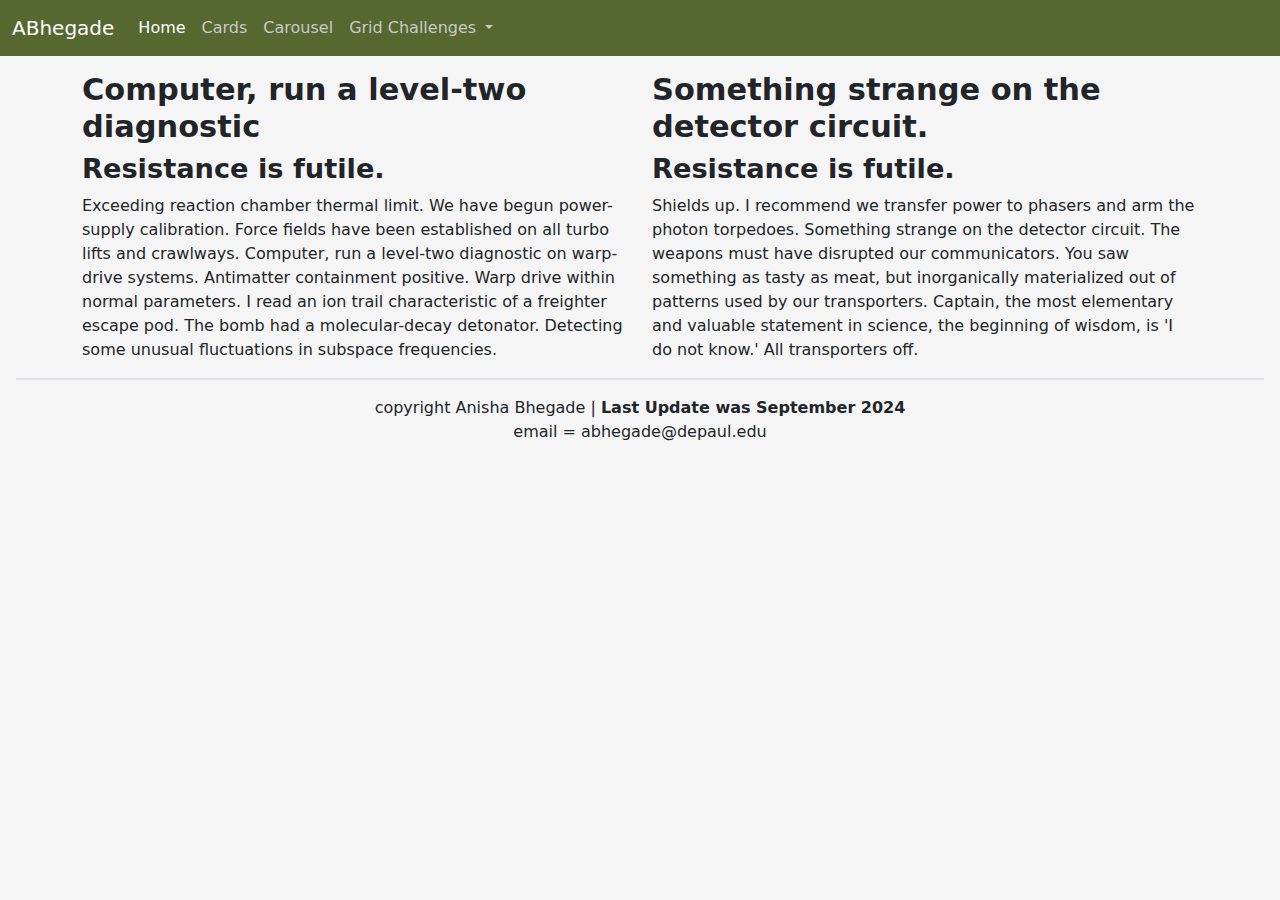
<file: index.html>
<!doctype html>
<html lang="en">
  <head>
    <meta charset="utf-8">
    <meta name="viewport" content="width=device-width, initial-scale=1">
    <title>Anisha Bootstrap Homework</title>
    <!-- CSS Stylesheets -->
    <link href="https://cdn.jsdelivr.net/npm/bootstrap@5.3.3/dist/css/bootstrap.min.css" rel="stylesheet" integrity="sha384-QWTKZyjpPEjISv5WaRU9OFeRpok6YctnYmDr5pNlyT2bRjXh0JMhjY6hW+ALEwIH" crossorigin="anonymous">
    <link rel="stylesheet" href= "css/homework.css">
    <!-- Google Fonts -->
    <link rel="preconnect" href="https://fonts.googleapis.com">
    <link rel="preconnect" href="https://fonts.gstatic.com" crossorigin>
    <link href="https://fonts.googleapis.com/css2?family=Lato:wght@400;700&display=swap" rel="stylesheet">
</head>
  <body>
    <nav class="navbar navbar-expand-lg bg-body-tertiary sticky-top">
        <div class="container-fluid">
          <a class="navbar-brand" href="#">ABhegade</a>
          <button class="navbar-toggler" type="button" data-bs-toggle="collapse" data-bs-target="#navbarNavDropdown" aria-controls="navbarNavDropdown" aria-expanded="false" aria-label="Toggle navigation">
            <span class="navbar-toggler-icon"></span>
          </button>
          <div class="collapse navbar-collapse" id="navbarNavDropdown">
            <ul class="navbar-nav">
              <li class="nav-item">
                <a class="nav-link active" aria-current="page" href="#">Home</a>
              </li>
              <li class="nav-item">
                <a class="nav-link" href="subpages/cards.html">Cards</a>
              </li>
              <li class="nav-item">
                <a class="nav-link" href="subpages/carousel.html">Carousel</a>
              </li>
              <li class="nav-item dropdown">
                <a class="nav-link dropdown-toggle" href="#" role="button" data-bs-toggle="dropdown" aria-expanded="false">
                  Grid Challenges
                </a>
                <ul class="dropdown-menu">
                  <li><a class="dropdown-item" href="gridchallenges/Challenge 1.html">Grid Challenge 1</a></li>
                  <li><a class="dropdown-item" href="gridchallenges/Challenge 2.html">Grid Challenge 2</a></li>
                  <li><a class="dropdown-item" href="gridchallenges/Challenge 3.html">Grid Challenge 3</a></li>
                </ul>
              </li>
            </ul>
          </div>
        </div>
      </nav>

      <div class="container-lg">
        <div class="row pt-3">
            <div class ="col-lg-6 col-md-12">
            <h1>Computer, run a level-two diagnostic</h1>
            <h2>Resistance is futile.</h2>
                <p>
                    Exceeding reaction chamber thermal limit. We have begun power-supply calibration. Force fields have been established on all turbo lifts and crawlways. Computer, run a level-two diagnostic on warp-drive systems. Antimatter containment positive. Warp drive within normal parameters. I read an ion trail characteristic of a freighter escape pod. The bomb had a molecular-decay detonator. Detecting some unusual fluctuations in subspace frequencies.
                    </p>
            </div>
            <div class ="col-lg-6 col-md-12">
                <h1>Something strange on the detector circuit.</h1>
                <h2>Resistance is futile.</h2>
                <p>
                    Shields up. I recommend we transfer power to phasers and arm the photon torpedoes. Something strange on the detector circuit. The weapons must have disrupted our communicators. You saw something as tasty as meat, but inorganically materialized out of patterns used by our transporters. Captain, the most elementary and valuable statement in science, the beginning of wisdom, is 'I do not know.' All transporters off.
                    </p>
            </div>
        </div> <!-- Close row 1 -->
      </div> <!-- Close container-lg -->

      <footer class="footer-ab py-3 mx-3 border-top border-2">
        <p>copyright Anisha Bhegade | <strong> Last Update was September 2024</strong> <br/> email = abhegade@depaul.edu
        </p>
        </footer>
      </footer>

    <script src="https://cdn.jsdelivr.net/npm/bootstrap@5.3.3/dist/js/bootstrap.bundle.min.js" integrity="sha384-YvpcrYf0tY3lHB60NNkmXc5s9fDVZLESaAA55NDzOxhy9GkcIdslK1eN7N6jIeHz" crossorigin="anonymous"></script>
  </body>
</html>
</file>
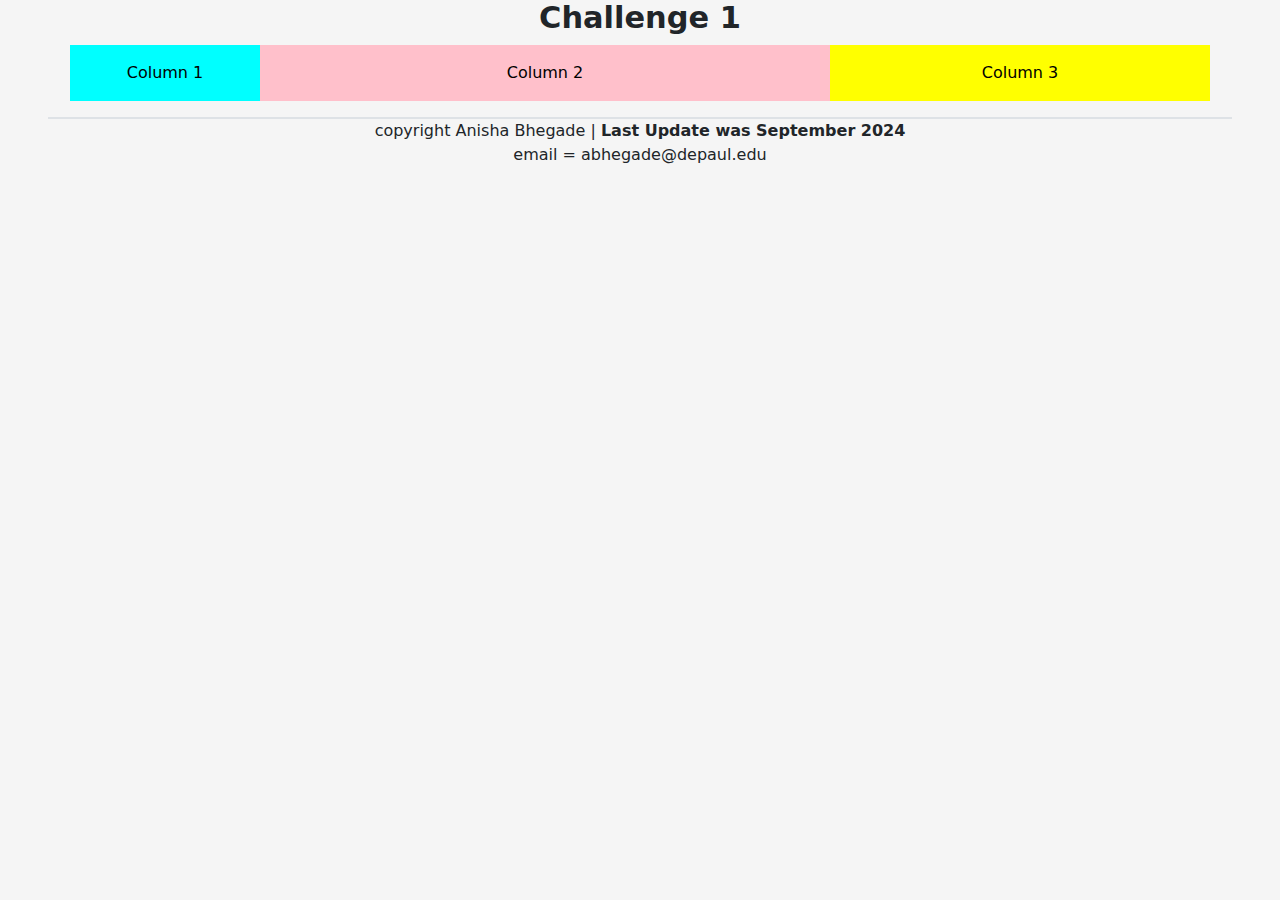
<file: gridchallenges/Challenge 1.html>
<!doctype html>
<html lang="en">
  <head>
    <meta charset="utf-8">
    <meta name="viewport" content="width=device-width, initial-scale=1">
    <title>BootstrapGrid</title>
    <!-- CSS files -->
    <link href="https://cdn.jsdelivr.net/npm/bootstrap@5.3.3/dist/css/bootstrap.min.css" rel="stylesheet" integrity="sha384-QWTKZyjpPEjISv5WaRU9OFeRpok6YctnYmDr5pNlyT2bRjXh0JMhjY6hW+ALEwIH" crossorigin="anonymous">
    <link rel="stylesheet" href= "../css/homework.css">
    <link href="https://fonts.googleapis.com/css2?family=Lato:wght@400;700&display=swap" rel="stylesheet">

  </head>
  <body>
    <div class="container-lg text-center">
        <h1>Challenge 1</h1>
        <div class="row">
          <div class="col-2 aqua-col py-3 ">
            Column 1
          </div>
          <div class="col-6 pink-col py-3 ">
            Column 2
          </div>
          <div class="col-4 yellow-col py-3 ">
            Column 3
          </div>
        </div>
      </div>
      <footer class="footer-ab my-3 mx-5 border-top border-2">
        <p>copyright Anisha Bhegade | <strong> Last Update was September 2024</strong> <br/> email = abhegade@depaul.edu
        </p>
        </footer>
      </footer>
    <script src="https://cdn.jsdelivr.net/npm/bootstrap@5.3.3/dist/js/bootstrap.bundle.min.js" integrity="sha384-YvpcrYf0tY3lHB60NNkmXc5s9fDVZLESaAA55NDzOxhy9GkcIdslK1eN7N6jIeHz" crossorigin="anonymous"></script>
  </body>
</html>
</file>
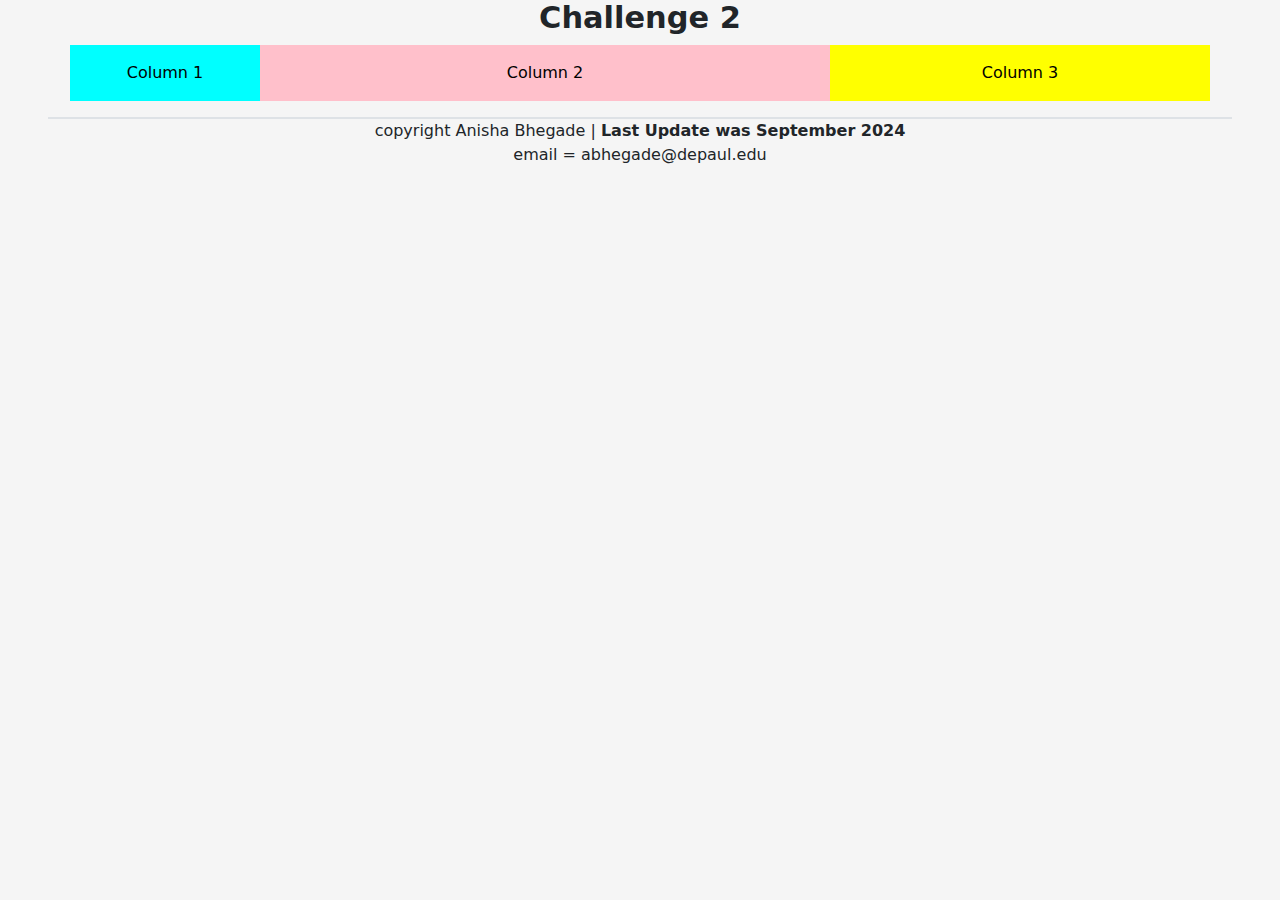
<file: gridchallenges/Challenge 2.html>
<!doctype html>
<html lang="en">
  <head>
    <meta charset="utf-8">
    <meta name="viewport" content="width=device-width, initial-scale=1">
    <title>BootstrapGrid</title>
    <!-- CSS files -->
    <link href="https://cdn.jsdelivr.net/npm/bootstrap@5.3.3/dist/css/bootstrap.min.css" rel="stylesheet" integrity="sha384-QWTKZyjpPEjISv5WaRU9OFeRpok6YctnYmDr5pNlyT2bRjXh0JMhjY6hW+ALEwIH" crossorigin="anonymous">
    <link rel="stylesheet" href= "../css/homework.css">
    <link href="https://fonts.googleapis.com/css2?family=Lato:wght@400;700&display=swap" rel="stylesheet">

  </head>
  <body>
    <div class="container-lg text-center">
        <h1>Challenge 2</h1>
        <div class="row row-gap-3">
          <div class="col-lg-2 col-md-12 aqua-col py-3 ">
            Column 1
          </div>
          <div class="col-lg-6 col-md-12 pink-col py-3 ">
            Column 2
          </div>
          <div class="col-lg-4 col-md-12 yellow-col py-3 ">
            Column 3
          </div>
        </div>
      </div>
      <footer class="footer-ab my-3 mx-5 border-top border-2">
        <p>copyright Anisha Bhegade | <strong> Last Update was September 2024</strong> <br/> email = abhegade@depaul.edu
        </p>
        </footer>
      </footer>
    <script src="https://cdn.jsdelivr.net/npm/bootstrap@5.3.3/dist/js/bootstrap.bundle.min.js" integrity="sha384-YvpcrYf0tY3lHB60NNkmXc5s9fDVZLESaAA55NDzOxhy9GkcIdslK1eN7N6jIeHz" crossorigin="anonymous"></script>
  </body>
</html>
</file>
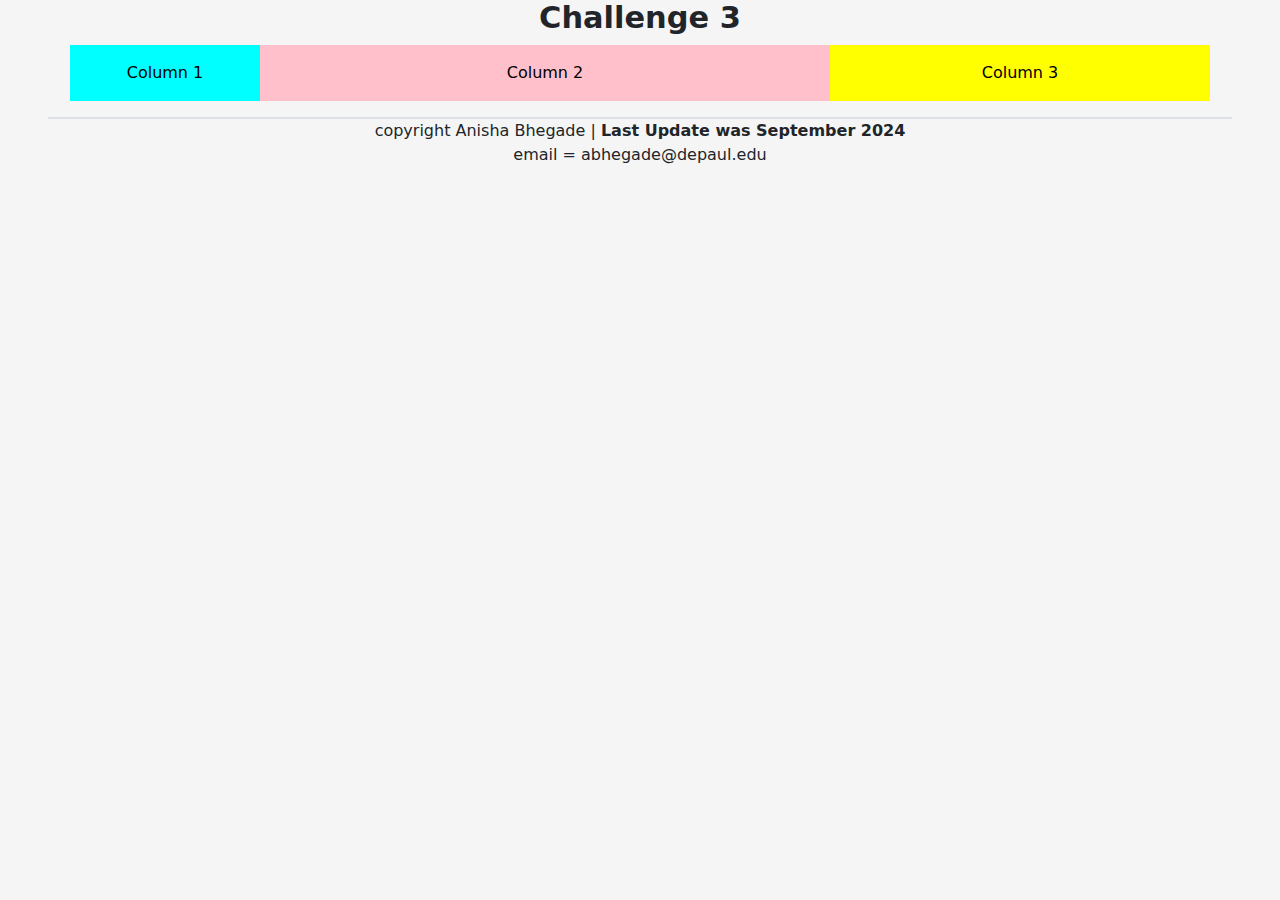
<file: gridchallenges/Challenge 3.html>
<!doctype html>
<html lang="en">
  <head>
    <meta charset="utf-8">
    <meta name="viewport" content="width=device-width, initial-scale=1">
    <title>BootstrapGrid</title>
    <!-- CSS files -->
    <link href="https://cdn.jsdelivr.net/npm/bootstrap@5.3.3/dist/css/bootstrap.min.css" rel="stylesheet" integrity="sha384-QWTKZyjpPEjISv5WaRU9OFeRpok6YctnYmDr5pNlyT2bRjXh0JMhjY6hW+ALEwIH" crossorigin="anonymous">
    <link rel="stylesheet" href= "../css/homework.css">
    <link href="https://fonts.googleapis.com/css2?family=Lato:wght@400;700&display=swap" rel="stylesheet">

  </head>
  <body>
    <div class="container-lg text-center">
        <h1>Challenge 3</h1>
        <div class="row row-gap-3">
          <div class="col-lg-2 col-md-12 aqua-col py-3 d-md-none d-lg-block d-sm-none">
            Column 1
          </div>
          <div class="col-lg-6 col-md-12 pink-col py-3 ">
            Column 2
          </div>
          <div class="col-lg-4 col-md-12 yellow-col py-3 ">
            Column 3
          </div>
        </div>
      </div>
      <footer class="footer-ab my-3 mx-5 border-top border-2">
        <p>copyright Anisha Bhegade | <strong> Last Update was September 2024</strong> <br/> email = abhegade@depaul.edu
        </p>
        </footer>
      </footer>
    <script src="https://cdn.jsdelivr.net/npm/bootstrap@5.3.3/dist/js/bootstrap.bundle.min.js" integrity="sha384-YvpcrYf0tY3lHB60NNkmXc5s9fDVZLESaAA55NDzOxhy9GkcIdslK1eN7N6jIeHz" crossorigin="anonymous"></script>
  </body>
</html>
</file>
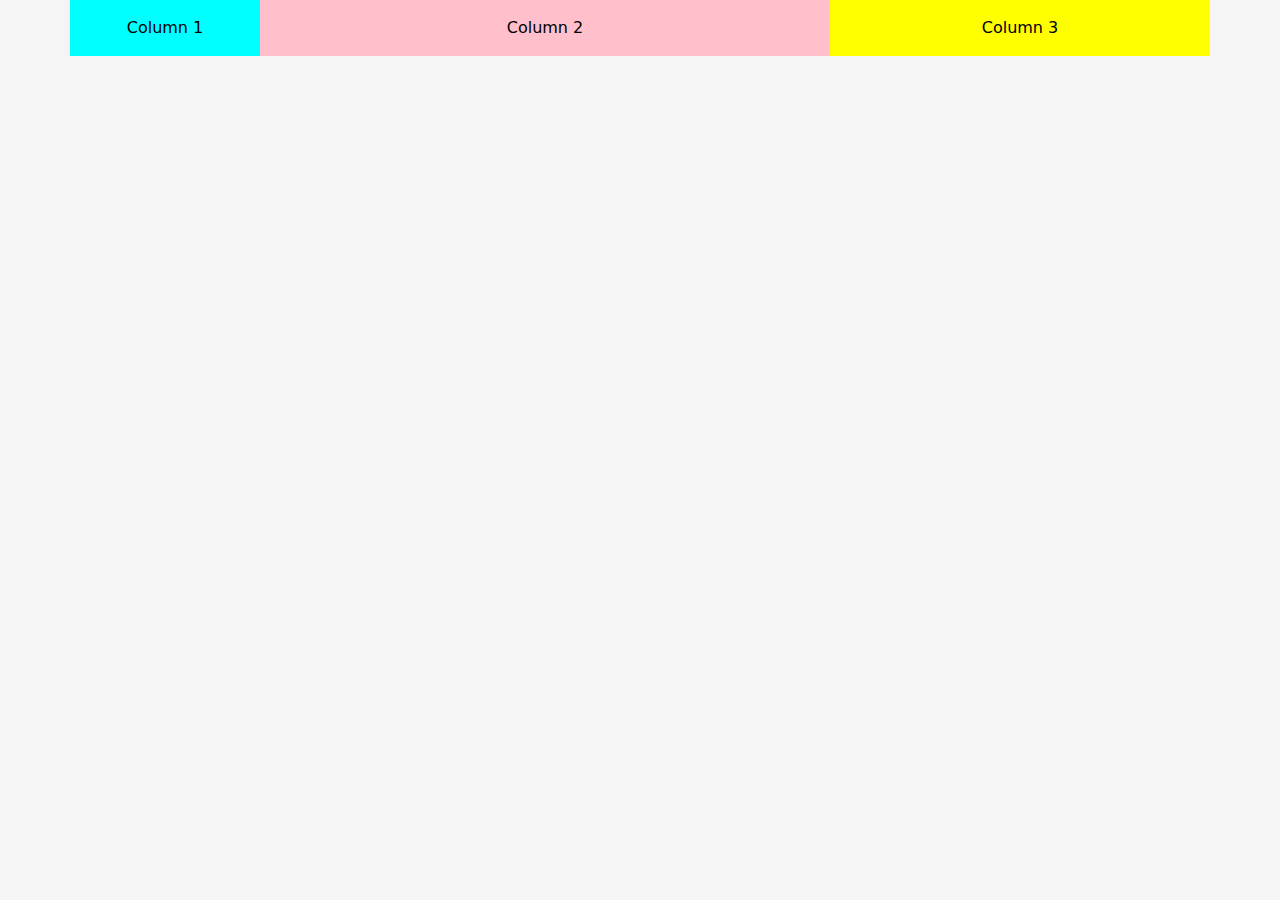
<file: gridchallenges/gridexperiments.html>
<!doctype html>
<html lang="en">
  <head>
    <meta charset="utf-8">
    <meta name="viewport" content="width=device-width, initial-scale=1">
    <title>BootstrapGrid</title>
    <!-- CSS files -->
    <link href="https://cdn.jsdelivr.net/npm/bootstrap@5.3.3/dist/css/bootstrap.min.css" rel="stylesheet" integrity="sha384-QWTKZyjpPEjISv5WaRU9OFeRpok6YctnYmDr5pNlyT2bRjXh0JMhjY6hW+ALEwIH" crossorigin="anonymous">
    <link rel="stylesheet" href= "../css/homework.css">

  </head>
  <body>
    <div class="container-lg text-center">
        <div class="row">
          <div class="col-lg-2 aqua-col py-3 ">
            Column 1
          </div>
          <div class="col-lg-6 pink-col py-3 ">
            Column 2
          </div>
          <div class="col-lg-4 yellow-col py-3 ">
            Column 3
          </div>
        </div>
      </div>
    <script src="https://cdn.jsdelivr.net/npm/bootstrap@5.3.3/dist/js/bootstrap.bundle.min.js" integrity="sha384-YvpcrYf0tY3lHB60NNkmXc5s9fDVZLESaAA55NDzOxhy9GkcIdslK1eN7N6jIeHz" crossorigin="anonymous"></script>
  </body>
</html>
</file>
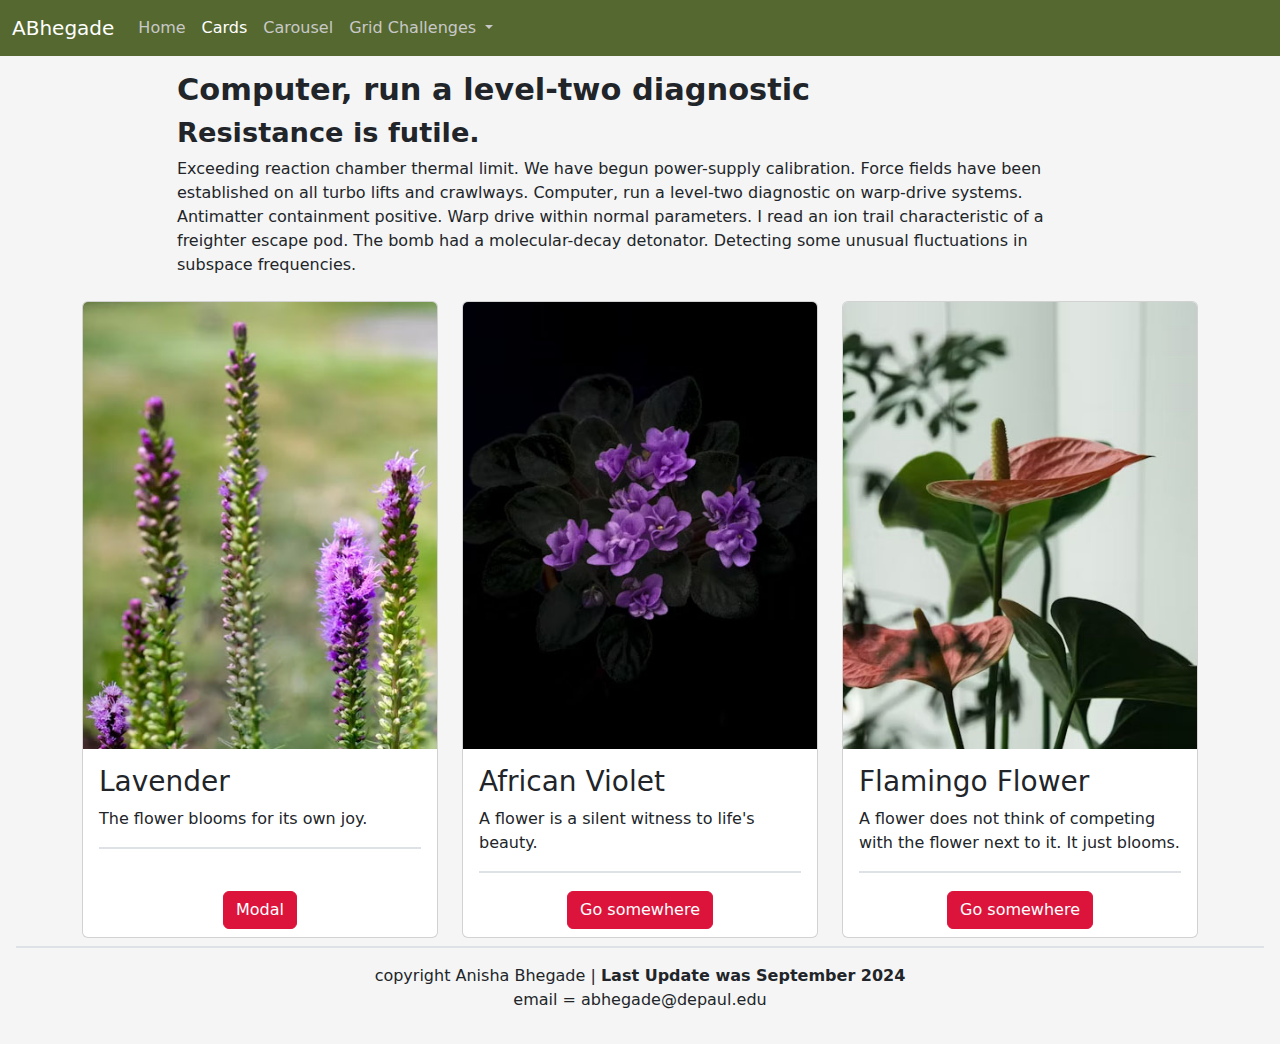
<file: subpages/cards.html>
<!doctype html>
<html lang="en">
  <head>
    <meta charset="utf-8">
    <meta name="viewport" content="width=device-width, initial-scale=1">
    <title>Anisha Bootstrap Homework - Cards</title>
    <!-- CSS Stylesheets -->
    <link href="https://cdn.jsdelivr.net/npm/bootstrap@5.3.3/dist/css/bootstrap.min.css" rel="stylesheet" integrity="sha384-QWTKZyjpPEjISv5WaRU9OFeRpok6YctnYmDr5pNlyT2bRjXh0JMhjY6hW+ALEwIH" crossorigin="anonymous">
    <link rel="stylesheet" href= "../css/homework.css">
    <!-- Google Fonts -->
    <link rel="preconnect" href="https://fonts.googleapis.com">
    <link rel="preconnect" href="https://fonts.gstatic.com" crossorigin>
    <link href="https://fonts.googleapis.com/css2?family=Lato:wght@400;700&display=swap" rel="stylesheet">
</head>
  <body>
    <nav class="navbar navbar-expand-lg bg-body-tertiary sticky-top">
        <div class="container-fluid">
          <a class="navbar-brand" href="../index.html">ABhegade</a>
          <button class="navbar-toggler" type="button" data-bs-toggle="collapse" data-bs-target="#navbarNavDropdown" aria-controls="navbarNavDropdown" aria-expanded="false" aria-label="Toggle navigation">
            <span class="navbar-toggler-icon"></span>
          </button>
          <div class="collapse navbar-collapse" id="navbarNavDropdown">
            <ul class="navbar-nav">
              <li class="nav-item">
                <a class="nav-link"  href="../index.html">Home</a>
              </li>
              <li class="nav-item">
                <a class="nav-link active" aria-current="page" href="#">Cards</a>
              </li>
              <li class="nav-item">
                <a class="nav-link" href="carousel.html">Carousel</a>
              </li>
              <li class="nav-item dropdown">
                <a class="nav-link dropdown-toggle" href="#" role="button" data-bs-toggle="dropdown" aria-expanded="false">
                  Grid Challenges
                </a>
                <ul class="dropdown-menu">
                  <li><a class="dropdown-item" href="../gridchallenges/Challenge 1.html">Grid Challenge 1</a></li>
                  <li><a class="dropdown-item" href="../gridchallenges/Challenge 2.html">Grid Challenge 2</a></li>
                  <li><a class="dropdown-item" href="../gridchallenges/Challenge 3.html">Grid Challenge 3</a></li>
                </ul>
              </li>
            </ul>
          </div>
        </div>
      </nav>

      <div class="container-lg">
        <div class="row pt-3">
            <div class="col-1"></div>
            <div class ="col-10">
            <h1>Computer, run a level-two diagnostic</h1>
            <h2>Resistance is futile.</h2>
                <p>
                    Exceeding reaction chamber thermal limit. We have begun power-supply calibration. Force fields have been established on all turbo lifts and crawlways. Computer, run a level-two diagnostic on warp-drive systems. Antimatter containment positive. Warp drive within normal parameters. I read an ion trail characteristic of a freighter escape pod. The bomb had a molecular-decay detonator. Detecting some unusual fluctuations in subspace frequencies.
                    </p>
            </div>
            <div class="col-1"></div>
        </div> <!-- Close row 1 -->

        <div class="row">
            <div class="col-lg-4 col-sm-12 py-2">
        <div class="card h-100">
            <img src="../images/placeholder1.jpg" class="card-img-top" alt="Starbusts begining to bloom">
            <div class="card-body">
              <h3 class="card-title">Lavender</h3>
              <p class="card-text">The flower blooms for its own joy.</p>
              <div class="border-top border-2 pb-5"></div>
              <a href="#" class="btn btn-primary position-absolute bottom-0 start-50 translate-middle-x mb-2" data-bs-toggle="modal" data-bs-target="#movie1"">Modal</a>
            </div>
            </div>

            <!-- Modal -->
<div class="modal fade" id="movie1" tabindex="-1" aria-labelledby="movie1ModalLabel" aria-hidden="true">
    <div class="modal-dialog">
      <div class="modal-content">
        <div class="modal-header">
          <h3 class="modal-title fs-5" id="movie1Label">Modal title</h3>
          <!-- <button type="button" class="btn-close" data-bs-dismiss="modal" aria-label="Close"></button> -->
        </div>
        <div class="modal-body text-center">
          <img src="../images/placeholder1.jpg" class="card-img-top" alt="....">
            
        </div>
        <div class="modal-footer">
          <button type="button" class="btn btn-secondary" data-bs-dismiss="modal">Close</button>
        </div>
      </div>
    </div>
  </div>
  <!-- Close Modal -->
          </div> <!-- Close col -->
          <div class="col-lg-4 col-sm-12 py-2">
            <div class="card h-100">
                <img src="../images/placeholder2.jpg" class="card-img-top" alt="Dark violet">
                <div class="card-body">
                  <h3 class="card-title">African Violet</h3>
                  <p class="card-text">A flower is a silent witness to life's beauty.</p>
                  <div class="border-top border-2 pb-5"></div>
                  <a href="#" class="btn btn-primary position-absolute bottom-0 start-50 translate-middle-x mb-2">Go somewhere</a>
                </div>
                </div>
              </div> <!-- Close col -->
              <div class="col-lg-4 col-sm-12 py-2">
                <div class="card h-100">
                    <img src="../images/placeholder3.jpg" class="card-img-top" alt="Grown with love">
                    <div class="card-body">
                      <h3 class="card-title">Flamingo Flower</h3>
                      <p class="card-text">A flower does not think of competing with the flower next to it. It just blooms.</p>
                      <div class="border-top border-2 pb-5"></div>
                      <a href="#" class="btn btn-primary position-absolute bottom-0 start-50 translate-middle-x mb-2">Go somewhere</a>

                    </div>
                    </div>
                  </div> <!-- Close col -->
        </div> <!-- Close row with cards -->
      </div> <!-- Close container-lg -->

      <footer class="footer-ab py-3 mx-3 border-top border-2">
        <p>copyright Anisha Bhegade | <strong> Last Update was September 2024</strong> <br/> email = abhegade@depaul.edu
        </p>
        </footer>
      </footer>

    <script src="https://cdn.jsdelivr.net/npm/bootstrap@5.3.3/dist/js/bootstrap.bundle.min.js" integrity="sha384-YvpcrYf0tY3lHB60NNkmXc5s9fDVZLESaAA55NDzOxhy9GkcIdslK1eN7N6jIeHz" crossorigin="anonymous"></script>
  </body>
</html>
</file>
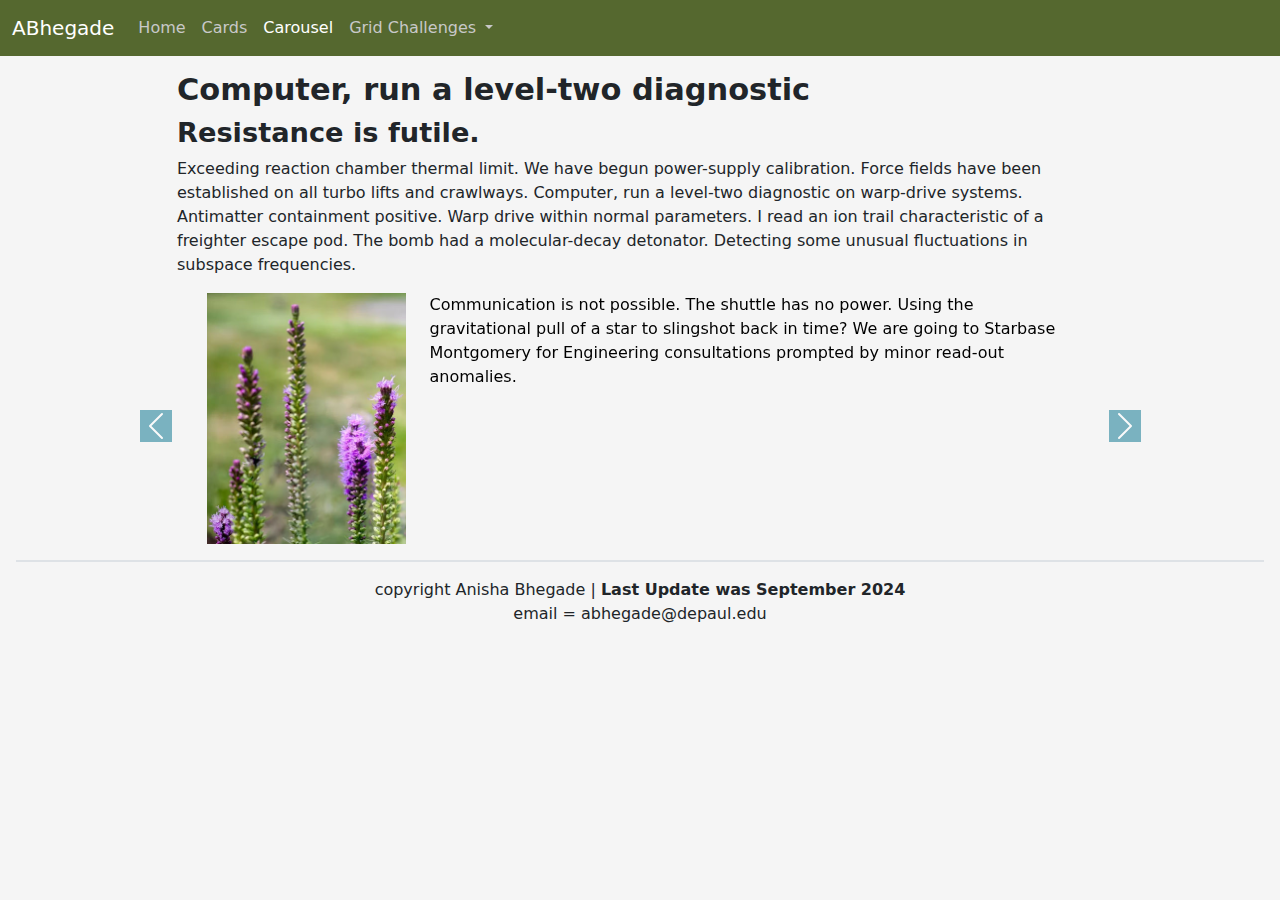
<file: subpages/carousel.html>
<!doctype html>
<html lang="en">
  <head>
    <meta charset="utf-8">
    <meta name="viewport" content="width=device-width, initial-scale=1">
    <title>Anisha Bootstrap Homework - Carousel</title>
    <!-- CSS Stylesheets -->
    <link href="https://cdn.jsdelivr.net/npm/bootstrap@5.3.3/dist/css/bootstrap.min.css" rel="stylesheet" integrity="sha384-QWTKZyjpPEjISv5WaRU9OFeRpok6YctnYmDr5pNlyT2bRjXh0JMhjY6hW+ALEwIH" crossorigin="anonymous">
    <link rel="stylesheet" href= "../css/homework.css">
    <!-- Google Fonts -->
    <link rel="preconnect" href="https://fonts.googleapis.com">
    <link rel="preconnect" href="https://fonts.gstatic.com" crossorigin>
    <link href="https://fonts.googleapis.com/css2?family=Lato:wght@400;700&display=swap" rel="stylesheet">
</head>
  <body>
    <nav class="navbar navbar-expand-lg bg-body-tertiary sticky-top">
        <div class="container-fluid">
          <a class="navbar-brand" href="../index.html">ABhegade</a>
          <button class="navbar-toggler" type="button" data-bs-toggle="collapse" data-bs-target="#navbarNavDropdown" aria-controls="navbarNavDropdown" aria-expanded="false" aria-label="Toggle navigation">
            <span class="navbar-toggler-icon"></span>
          </button>
          <div class="collapse navbar-collapse" id="navbarNavDropdown">
            <ul class="navbar-nav">
              <li class="nav-item">
                <a class="nav-link"  href="../index.html">Home</a>
              </li>
              <li class="nav-item">
                <a class="nav-link" href="cards.html">Cards</a>
              </li>
              <li class="nav-item">
                <a class="nav-link active" aria-current="page" href="#">Carousel</a>
              </li>
              <li class="nav-item dropdown">
                <a class="nav-link dropdown-toggle" href="#" role="button" data-bs-toggle="dropdown" aria-expanded="false">
                  Grid Challenges
                </a>
                <ul class="dropdown-menu">
                  <li><a class="dropdown-item" href="../gridchallenges/Challenge 1.html">Grid Challenge 1</a></li>
                  <li><a class="dropdown-item" href="../gridchallenges/Challenge 2.html">Grid Challenge 2</a></li>
                  <li><a class="dropdown-item" href="../gridchallenges/Challenge 3.html">Grid Challenge 3</a></li>
                </ul>
              </li>
            </ul>
          </div>
        </div>
      </nav>

      <div class="container-lg">
        <div class="row pt-3">
            <div class="col-1"></div>
            <div class ="col-10">
            <h1>Computer, run a level-two diagnostic</h1>
            <h2>Resistance is futile.</h2>
                <p>
                    Exceeding reaction chamber thermal limit. We have begun power-supply calibration. Force fields have been established on all turbo lifts and crawlways. Computer, run a level-two diagnostic on warp-drive systems. Antimatter containment positive. Warp drive within normal parameters. I read an ion trail characteristic of a freighter escape pod. The bomb had a molecular-decay detonator. Detecting some unusual fluctuations in subspace frequencies.
                    </p>
            </div>
            <div class="col-1"></div>
        </div> <!-- Close row 1 -->

        <div class="row">
            <div id="carouselExample" class="carousel slide">
                <div class="carousel-inner">
                  <div class="carousel-item active">
                    <div class="row carousel-padding pb-3">
                        <div class="col-lg-3 col-md-12">
                    <img src="../images/placeholder1.jpg" class="d-block w-100" alt="Abstract">
                </div>
                <div class="col-lg-9 col-md-12">
                    <p>Communication is not possible. The shuttle has no power. Using the gravitational pull of a star to slingshot back in time? We are going to Starbase Montgomery for Engineering consultations prompted by minor read-out anomalies.</p>
                </div>
                  </div> <!-- Close row 1-carousel-->
                </div> 
                  <div class="carousel-item">
                    <div class="row carousel-padding pb-3">
                        <div class="col-lg-3 col-md-12">
                    <img src="../images/placeholder1.jpg" class="d-block w-100" alt="Abstract">
                </div>
                <div class="col-lg-9 col-md-12">
                    <p>Communication is not possible. The shuttle has no power. Using the gravitational pull of a star to slingshot back in time? We are going to Starbase Montgomery for Engineering consultations prompted by minor read-out anomalies.</p>
                </div>
                  </div> <!-- Close row 1-carousel-->
                  </div>
                  <div class="carousel-item">
                    <div class="row carousel-padding pb-3">
                        <div class="col-lg-3 col-md-12">
                    <img src="../images/placeholder1.jpg" class="d-block w-100" alt="Abstract">
                </div>
                <div class="col-lg-9 col-md-12">
                    <p>Communication is not possible. The shuttle has no power. Using the gravitational pull of a star to slingshot back in time? We are going to Starbase Montgomery for Engineering consultations prompted by minor read-out anomalies.</p>
                </div>
                  </div> <!-- Close row 1-carousel-->
                  </div>
                </div>
                <button class="carousel-control-prev" type="button" data-bs-target="#carouselExample" data-bs-slide="prev">
                  <span class="carousel-control-prev-icon" aria-hidden="true"></span>
                  <span class="visually-hidden">Previous</span>
                </button>
                <button class="carousel-control-next" type="button" data-bs-target="#carouselExample" data-bs-slide="next">
                  <span class="carousel-control-next-icon" aria-hidden="true"></span>
                  <span class="visually-hidden">Next</span>
                </button>
              </div>
        </div>
      </div> <!-- Close container-lg -->

      <footer class="footer-ab py-3 mx-3 border-top border-2">
        <p>copyright Anisha Bhegade | <strong> Last Update was September 2024</strong> <br/> email = abhegade@depaul.edu
        </p>
        </footer>
      </footer>

    <script src="https://cdn.jsdelivr.net/npm/bootstrap@5.3.3/dist/js/bootstrap.bundle.min.js" integrity="sha384-YvpcrYf0tY3lHB60NNkmXc5s9fDVZLESaAA55NDzOxhy9GkcIdslK1eN7N6jIeHz" crossorigin="anonymous"></script>
  </body>
</html>
</file>
<file: css/homework.css>
@charset "UTF-8";
/* CSS Document */

html body{ 
background-color: rgba(245,245,245, 1.00);
}

.aqua-col{
    background-color: aqua;
    color: black;
}

.pink-col{
    background-color: pink;
    color: black;
}

.yellow-col{
    background-color: yellow;
    color: black;
}

.lato-regular {
    font-family: "Lato", sans-serif;
    font-weight: 400;
    font-style: normal;
  }
  
  .lato-bold {
    font-family: "Lato", sans-serif;
    font-weight: 700;
    font-style: normal;
  }

  .bg-body-tertiary{
    background-color: rgba(85,104,47,1.00)!important;
  }
  
  .nav-link{
    color: rgba(200,200,200,1.00)!important;
  }

  .nav-link:hover{
    color: #fff !important;
  }

  .navbar-brand{
    color: #fff !important;
  }

  .active{
    color: #fff !important;
  }

  .navbar-toggler{
    filter: invert(100%);
  }
  
  h1{
    font-size: 1.902em;
    font-weight: 700;
  }

  h2{
    font-size: 1.702em;
    font-weight: 700;
  }

  p{
    font-weight: 400;
  }

  .footer-ab{
    text-align: center;
  }

  .btn-primary{
    background-color: crimson;
    border-color: crimson;
  }

  .btn-primary:hover{
    background-color: rgb(0,113,139);
  }

  .carousel-padding{
    padding-left: 125px;
    padding-right: 125px;
    color:black;
  }

  .carousel-control-prev-icon,
  .carousel-control-next-icon{
background-color: rgb(0,113,139);
  }
</file>
